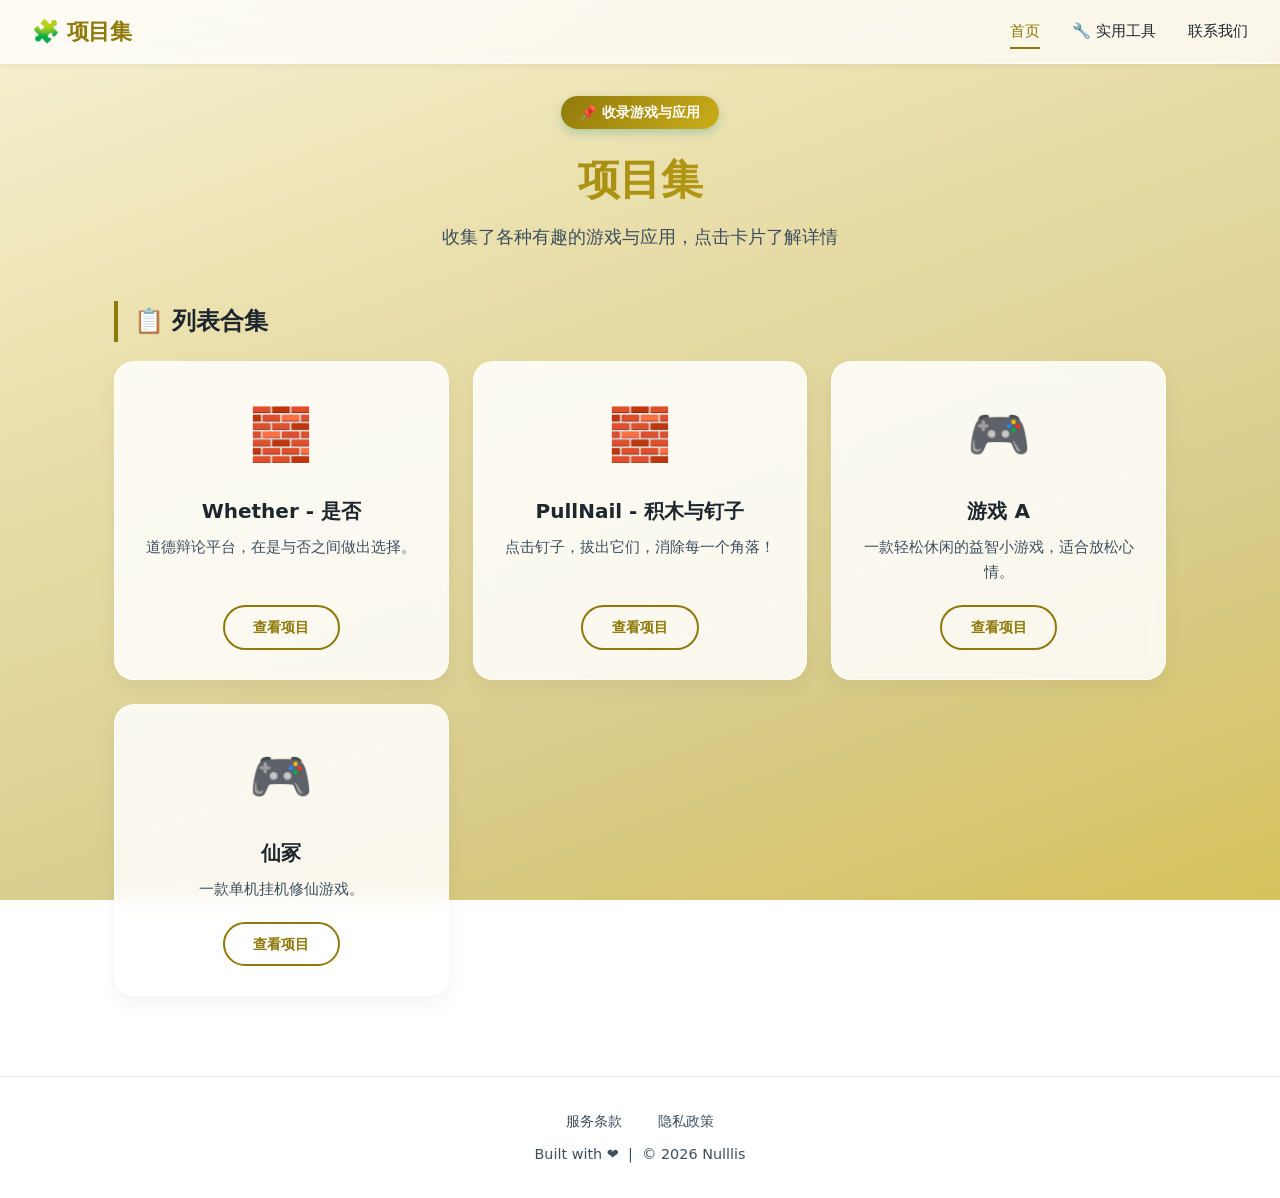
<file: index.html>
<!DOCTYPE html>
<html lang="zh-CN">
<head>
    <meta charset="UTF-8" />
    <meta name="viewport" content="width=device-width, initial-scale=1.0" />
    <title>项目集展示</title>
    <link rel="stylesheet" href="css/style.css" />
</head>
<body>
    <div id="navbar-container"></div>

    <div class="container">
        <header>
            <div class="badge">📌 收录游戏与应用</div>
            <h1>项目集</h1>
            <p class="subtitle">收集了各种有趣的游戏与应用，点击卡片了解详情</p>
        </header>

        <section id="projects">
            <h2>📋 列表合集</h2>
            <div class="grid-3" id="projectGrid"></div>
        </section>
    </div>

    <div id="footer-container"></div>

    <script src="js/common.js"></script>
</body>
</html>
</file>
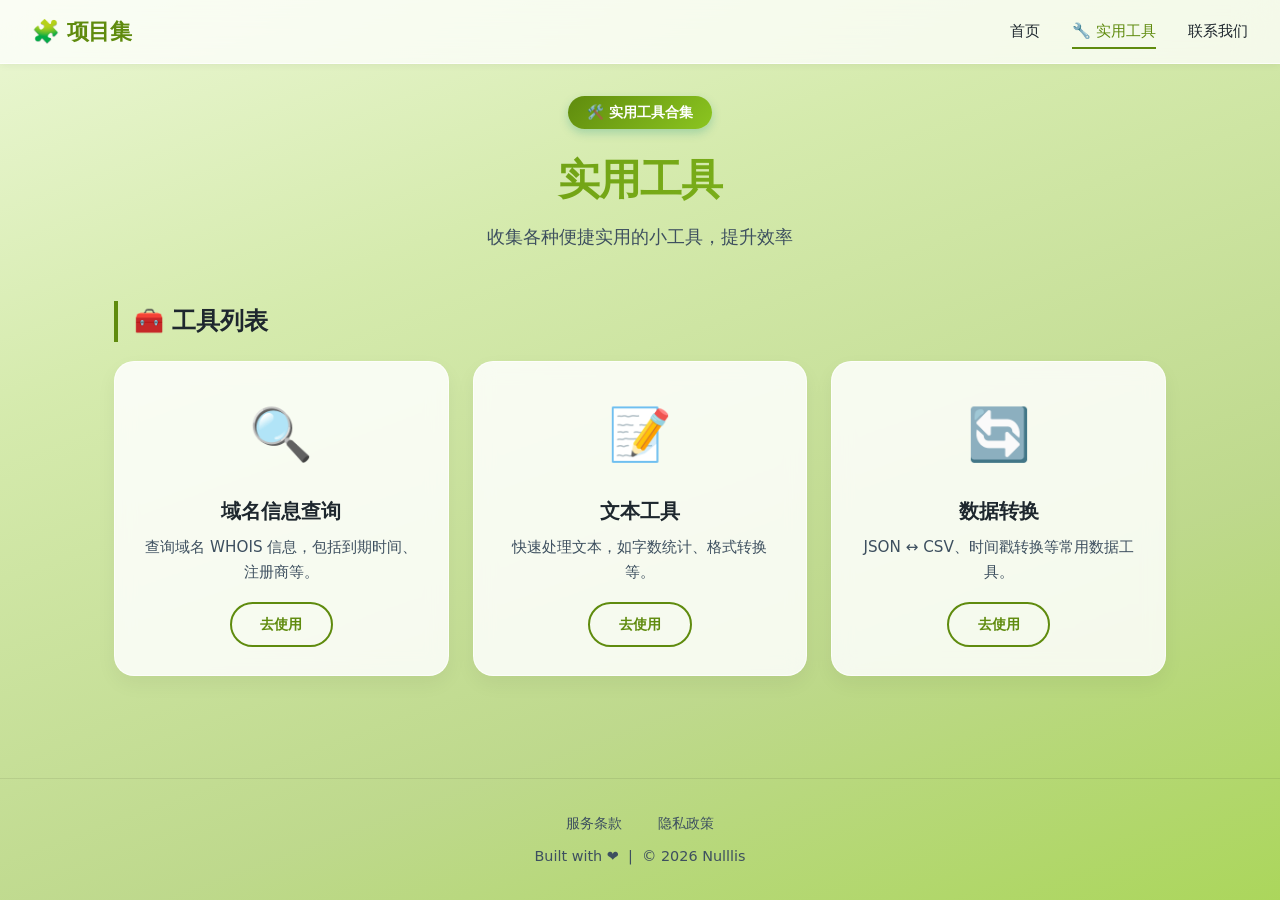
<file: html/tools.html>
<!DOCTYPE html>
<html lang="zh-CN">
<head>
    <meta charset="UTF-8" />
    <meta name="viewport" content="width=device-width, initial-scale=1.0" />
    <title>实用工具</title>
    <link rel="stylesheet" href="../css/style.css" />
</head>
<body>
    <!-- 导航容器（由 common.js 注入） -->
    <div id="navbar-container"></div>

    <div class="container">
        <header>
            <div class="badge">🛠️ 实用工具合集</div>
            <h1>实用工具</h1>
            <p class="subtitle">收集各种便捷实用的小工具，提升效率</p>
        </header>

        <section id="tools">
            <h2>🧰 工具列表</h2>
            <div class="grid-3">
                <!-- 工具卡片1：域名查询 -->
                <div class="card feature-card">
                    <div class="icon-big">🔍</div>
                    <h3>域名信息查询</h3>
                    <p>查询域名 WHOIS 信息，包括到期时间、注册商等。</p>
                    <!-- 修改点：链接改为同目录下的 whois.html，并移除 target="_blank"（在同一窗口打开） -->
                    <a href="whois.html" class="btn btn-outline" style="margin-top: 1rem;">去使用</a>
                </div>

                <!-- 工具卡片2（示例） -->
                <div class="card feature-card">
                    <div class="icon-big">📝</div>
                    <h3>文本工具</h3>
                    <p>快速处理文本，如字数统计、格式转换等。</p>
                    <a href="#" class="btn btn-outline" style="margin-top: 1rem;">去使用</a>
                </div>

                <!-- 工具卡片3（示例） -->
                <div class="card feature-card">
                    <div class="icon-big">🔄</div>
                    <h3>数据转换</h3>
                    <p>JSON ↔ CSV、时间戳转换等常用数据工具。</p>
                    <a href="#" class="btn btn-outline" style="margin-top: 1rem;">去使用</a>
                </div>
            </div>
        </section>
    </div>

    <!-- 页脚容器 -->
    <div id="footer-container"></div>

    <script src="../js/common.js"></script>
</body>
</html>
</file>
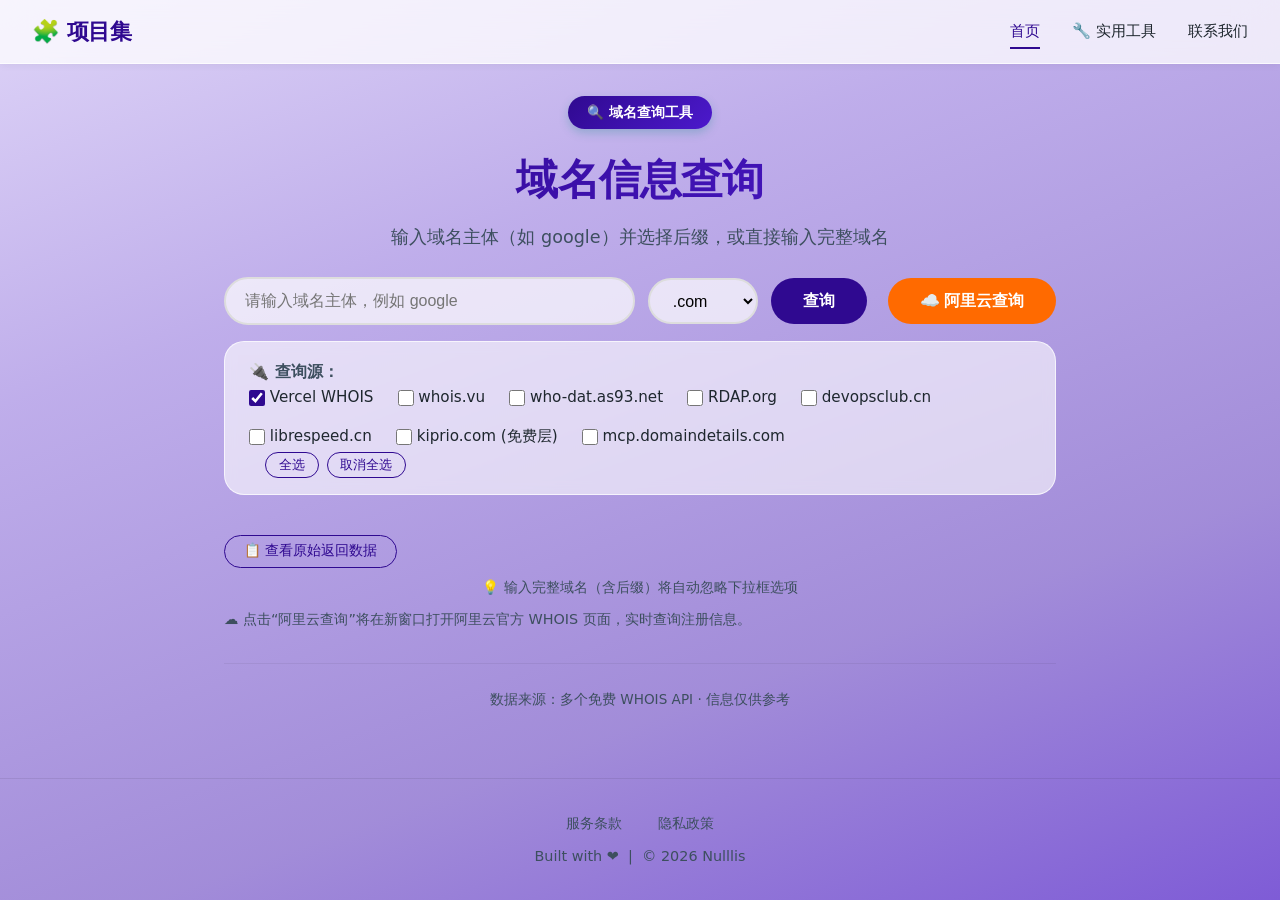
<file: html/whois.html>
<!DOCTYPE html>
<html lang="zh-CN">
<head>
    <meta charset="UTF-8" />
    <meta name="viewport" content="width=device-width, initial-scale=1.0" />
    <title>域名信息查询</title>
    <link rel="stylesheet" href="../css/style.css" />
    <style>
        .container { max-width: 880px; }
        .search-box { display: flex; gap: 0.8rem; flex-wrap: wrap; align-items: center; margin-bottom: 1rem; }
        .search-box input { flex: 1; padding: 0.8rem 1.2rem; border: 2px solid #ddd; border-radius: 50px; font-size: 1rem; outline: none; background: rgba(255,255,255,0.7); min-width: 180px; }
        .search-box input:focus { border-color: var(--accent-dark); }
        .search-box select { padding: 0.7rem 1.2rem; border: 2px solid #ddd; border-radius: 50px; font-size: 1rem; background: rgba(255,255,255,0.7); outline: none; min-width: 100px; cursor: pointer; }
        .search-box select:focus { border-color: var(--accent-dark); }
        .search-box button { padding: 0.8rem 2rem; border: none; border-radius: 50px; background: var(--accent-dark); color: #fff; font-weight: 600; font-size: 1rem; cursor: pointer; transition: background 0.2s; white-space: nowrap; }
        .search-box button:hover { background: #00695c; }
        .search-box .ali-btn { background: #ff6a00; color: #fff; margin-left: 0.5rem; }
        .search-box .ali-btn:hover { background: #e55a00; }

        .source-selector {
            background: rgba(255,255,255,0.6);
            backdrop-filter: blur(6px);
            border-radius: var(--radius);
            padding: 1rem 1.5rem;
            margin-bottom: 1.5rem;
            border: 1px solid var(--card-border);
        }
        .source-selector .title {
            font-weight: 600;
            margin-right: 1rem;
            color: var(--text-muted);
            display: inline-block;
        }
        .source-selector .source-group {
            display: inline-flex;
            flex-wrap: wrap;
            gap: 0.8rem 1.5rem;
            align-items: center;
        }
        .source-selector label {
            display: inline-flex;
            align-items: center;
            gap: 0.3rem;
            cursor: pointer;
            font-size: 0.95rem;
            color: var(--text);
        }
        .source-selector label input[type="checkbox"] {
            width: 16px;
            height: 16px;
            accent-color: var(--accent-dark);
            cursor: pointer;
        }
        .source-selector .actions {
            display: inline-flex;
            gap: 0.5rem;
            margin-left: 1rem;
        }
        .source-selector .actions button {
            background: none;
            border: 1px solid var(--accent-dark);
            border-radius: 20px;
            padding: 0.2rem 0.8rem;
            font-size: 0.8rem;
            color: var(--accent-dark);
            cursor: pointer;
            transition: background 0.2s;
        }
        .source-selector .actions button:hover {
            background: rgba(0,137,123,0.1);
        }
        @media (max-width: 600px) {
            .source-selector .source-group { display: flex; flex-direction: column; align-items: flex-start; gap: 0.3rem; }
            .source-selector .actions { margin-left: 0; margin-top: 0.5rem; }
            .search-box select { flex: 1; min-width: 80px; }
            .search-box .ali-btn { margin-left: 0; margin-top: 0.5rem; width: 100%; }
        }

        .loading { text-align: center; color: var(--text-muted); padding: 1rem; display: none; }
        .loading.active { display: block; }
        .error-msg { background: #ffebee; color: #c62828; padding: 0.8rem 1.2rem; border-radius: 12px; display: none; margin-bottom: 1rem; }
        .error-msg.active { display: block; }
        .result-table { width: 100%; border-collapse: collapse; background: rgba(255,255,255,0.5); border-radius: var(--radius); overflow: hidden; display: none; }
        .result-table.active { display: table; }
        .result-table td { padding: 0.8rem 1.2rem; border-bottom: 1px solid rgba(0,0,0,0.06); }
        .result-table tr:last-child td { border-bottom: none; }
        .result-table .label { font-weight: 600; color: var(--text-muted); width: 30%; }
        .result-table .value { word-break: break-all; }
        .batch-hint { font-size: 0.85rem; color: var(--text-muted); margin-top: 0.5rem; text-align: center; }
        .footer-note { margin-top: 2rem; text-align: center; color: var(--text-muted); font-size: 0.85rem; border-top: 1px solid rgba(0,0,0,0.06); padding-top: 1.5rem; }
        .manual-link { display: inline-block; margin-top: 0.5rem; color: var(--accent-dark); text-decoration: underline; cursor: pointer; }
        .manual-link:hover { color: #004d40; }
        header { margin-bottom: 1.5rem; }
        .raw-data-btn { margin-top: 1rem; background: none; border: 1px solid var(--accent-dark); border-radius: 20px; padding: 0.4rem 1.2rem; color: var(--accent-dark); cursor: pointer; font-size: 0.85rem; }
        .raw-data-btn:hover { background: rgba(0,137,123,0.1); }
        .raw-data-box { display: none; background: #2d3436; color: #dfe6e9; padding: 1rem; border-radius: var(--radius); overflow-x: auto; margin-top: 0.5rem; font-family: monospace; font-size: 0.85rem; max-height: 300px; overflow-y: auto; white-space: pre-wrap; word-break: break-all; }
        .raw-data-box.active { display: block; }
        .ali-notice { margin-top: 0.5rem; font-size: 0.9rem; color: var(--text-muted); }
    </style>
</head>
<body>
    <div id="navbar-container"></div>

    <div class="container">
        <header>
            <div class="badge">🔍 域名查询工具</div>
            <h1>域名信息查询</h1>
            <p class="subtitle">输入域名主体（如 google）并选择后缀，或直接输入完整域名</p>
        </header>

        <div class="search-box">
            <input type="text" id="domainInput" placeholder="请输入域名主体，例如 google" />
            <select id="domainSuffix">
                <option value=".com">.com</option>
                <option value=".cn">.cn</option>
                <option value=".net">.net</option>
                <option value=".org">.org</option>
                <option value=".io">.io</option>
                <option value=".app">.app</option>
                <option value=".xyz">.xyz</option>
                <option value=".info">.info</option>
                <option value=".biz">.biz</option>
                <option value=".co">.co</option>
                <option value=".top">.top</option>
                <option value=".online">.online</option>
            </select>
            <button id="queryBtn">查询</button>
            <!-- 阿里云外部查询按钮 -->
            <button id="aliBtn" class="ali-btn">☁️ 阿里云查询</button>
        </div>

        <!-- 查询源选择器 -->
        <div class="source-selector">
            <span class="title">🔌 查询源：</span>
            <div class="source-group" id="sourceGroup">
                <!-- 由 JS 动态生成 -->
            </div>
            <div class="actions">
                <button id="selectAllBtn">全选</button>
                <button id="deselectAllBtn">取消全选</button>
            </div>
        </div>

        <div class="loading" id="loading">⏳ 正在查询，请稍候...</div>
        <div class="error-msg" id="errorMsg">
            <span id="errorText"></span>
            <br>
            <a href="#" class="manual-link" id="manualWhois">👉 点击这里前往 whois.com 手动查询</a>
        </div>

        <div class="result-area">
            <table class="result-table" id="resultTable">
                <tr><td class="label">域名</td><td class="value" id="rDomain">-</td></tr>
                <tr><td class="label">注册商</td><td class="value" id="rRegistrar">-</td></tr>
                <tr><td class="label">注册日期</td><td class="value" id="rCreated">-</td></tr>
                <tr><td class="label">到期日期</td><td class="value" id="rExpiry">-</td></tr>
                <tr><td class="label">更新时间</td><td class="value" id="rUpdated">-</td></tr>
                <tr><td class="label">状态</td><td class="value" id="rStatus">-</td></tr>
                <tr><td class="label">WHOIS 服务器</td><td class="value" id="rWhois">-</td></tr>
            </table>
            <button class="raw-data-btn" id="rawToggle">📋 查看原始返回数据</button>
            <div class="raw-data-box" id="rawDataBox"></div>
        </div>

        <div class="batch-hint">💡 输入完整域名（含后缀）将自动忽略下拉框选项</div>
        <div class="ali-notice">☁️ 点击“阿里云查询”将在新窗口打开阿里云官方 WHOIS 页面，实时查询注册信息。</div>
        <div class="footer-note">数据来源：多个免费 WHOIS API · 信息仅供参考</div>
    </div>

    <div id="footer-container"></div>

    <script src="../js/common.js"></script>
    <script>
        (function() {
            document.addEventListener('DOMContentLoaded', function() {
                // ===== 定义 API 源列表（所有免费可用源） =====
                const SOURCES = [
                    { id: 'vercel', name: 'Vercel WHOIS', url: 'https://whois-api.vercel.app/api/whois' },
                    { id: 'whoisvu', name: 'whois.vu', url: 'https://api.whois.vu/whois' },
                    { id: 'whodat', name: 'who-dat.as93.net', url: 'https://who-dat.as93.net' },
                    { id: 'rdap', name: 'RDAP.org', url: 'https://rdap.org/domain' },
                    { id: 'devopsclub', name: 'devopsclub.cn', url: 'https://api.devopsclub.cn/api/whoisquery' },
                    { id: 'librespeed', name: 'librespeed.cn', url: 'http://whois.librespeed.cn/api' },
                    { id: 'kiprio', name: 'kiprio.com (免费层)', url: 'https://kiprio.com/v1/whois' },
                    { id: 'mcp', name: 'mcp.domaindetails.com', url: 'https://mcp.domaindetails.com/lookup' }
                ];

                // DOM 元素
                const input = document.getElementById('domainInput');
                const suffixSelect = document.getElementById('domainSuffix');
                const btn = document.getElementById('queryBtn');
                const aliBtn = document.getElementById('aliBtn');
                const loading = document.getElementById('loading');
                const errorMsg = document.getElementById('errorMsg');
                const errorText = document.getElementById('errorText');
                const manualLink = document.getElementById('manualWhois');
                const table = document.getElementById('resultTable');
                const rawToggle = document.getElementById('rawToggle');
                const rawBox = document.getElementById('rawDataBox');
                const sourceGroup = document.getElementById('sourceGroup');
                const selectAllBtn = document.getElementById('selectAllBtn');
                const deselectAllBtn = document.getElementById('deselectAllBtn');

                const rDomain = document.getElementById('rDomain');
                const rRegistrar = document.getElementById('rRegistrar');
                const rCreated = document.getElementById('rCreated');
                const rExpiry = document.getElementById('rExpiry');
                const rUpdated = document.getElementById('rUpdated');
                const rStatus = document.getElementById('rStatus');
                const rWhois = document.getElementById('rWhois');

                // ===== 渲染源复选框 =====
                function renderSourceCheckboxes() {
                    let html = '';
                    SOURCES.forEach((src) => {
                        html += `
                            <label>
                                <input type="checkbox" value="${src.id}" data-url="${src.url}" ${src.id === 'vercel' ? 'checked' : ''} />
                                ${src.name}
                            </label>
                        `;
                    });
                    sourceGroup.innerHTML = html;
                }
                renderSourceCheckboxes();

                // ===== 全选 / 取消全选 =====
                selectAllBtn.addEventListener('click', function() {
                    const checkboxes = sourceGroup.querySelectorAll('input[type="checkbox"]');
                    checkboxes.forEach(cb => cb.checked = true);
                });
                deselectAllBtn.addEventListener('click', function() {
                    const checkboxes = sourceGroup.querySelectorAll('input[type="checkbox"]');
                    checkboxes.forEach(cb => cb.checked = false);
                });

                // ===== 获取选中的源 URL 列表（按页面顺序） =====
                function getSelectedSources() {
                    const checkboxes = sourceGroup.querySelectorAll('input[type="checkbox"]');
                    const selected = [];
                    checkboxes.forEach(cb => {
                        if (cb.checked) {
                            const url = cb.dataset.url;
                            const id = cb.value;
                            selected.push({ id, url });
                        }
                    });
                    return selected;
                }

                // ===== 构建特定 API 的完整 URL =====
                function buildApiUrl(baseUrl, domain) {
                    // 根据不同的源，构建不同的 URL 格式
                    const id = baseUrl.id;
                    const url = baseUrl.url;
                    if (id === 'whodat') {
                        return `${url}/${domain}`;
                    } else if (id === 'rdap') {
                        return `${url}/${domain}`;
                    } else if (id === 'devopsclub') {
                        return `${url}?domain=${domain}`;
                    } else if (id === 'librespeed') {
                        return `${url}?domain=${domain}`;
                    } else if (id === 'kiprio') {
                        return `${url}?domain=${domain}`;
                    } else if (id === 'mcp') {
                        return `${url}/${domain}`; // 可能路径为 /lookup/{domain}，但原 URL 是 /lookup
                        // 我们已经在 base 中包含了 /lookup，所以直接拼接 domain
                    } else {
                        // 默认 ?domain=
                        return `${url}?domain=${domain}`;
                    }
                }

                // ===== 核心查询函数 =====
                let lastRawData = null;

                async function queryWhois(domain) {
                    let raw = domain.trim().toLowerCase();
                    let fullDomain;
                    if (raw.includes('.')) {
                        fullDomain = raw;
                    } else {
                        fullDomain = raw + suffixSelect.value;
                    }
                    fullDomain = fullDomain.replace(/^https?:\/\//, '').replace(/^www\./, '');
                    if (!fullDomain || fullDomain === '.') {
                        showError('请输入有效的域名');
                        return;
                    }

                    const selectedSources = getSelectedSources();
                    if (selectedSources.length === 0) {
                        showError('请至少选择一个查询源');
                        return;
                    }

                    loading.classList.add('active');
                    table.classList.remove('active');
                    rawBox.classList.remove('active');
                    rawBox.textContent = '';
                    errorMsg.classList.remove('active');

                    let lastError = null;
                    for (const src of selectedSources) {
                        try {
                            const apiUrl = buildApiUrl(src, fullDomain);
                            const controller = new AbortController();
                            const timeoutId = setTimeout(() => controller.abort(), 15000);
                            const response = await fetch(apiUrl, { signal: controller.signal });
                            clearTimeout(timeoutId);

                            if (!response.ok) throw new Error(`HTTP ${response.status}`);
                            const data = await response.json();
                            if (data.error || data.status === 'error') {
                                throw new Error(data.error || data.message || '查询失败');
                            }
                            // 保存原始数据
                            lastRawData = data;
                            // 提取信息
                            const whoisData = data.whois || data;
                            const domainName = whoisData.domain_name || whoisData.domain || fullDomain;
                            const registrar = whoisData.registrar || whoisData.registrar_name || whoisData.registrant || '-';
                            const creationDate = whoisData.creation_date || whoisData.created || whoisData.registration_date || '-';
                            const expiryDate = whoisData.expiration_date || whoisData.expiry || whoisData.registrar_registration_expiration_date || '-';
                            const updatedDate = whoisData.updated_date || whoisData.updated || whoisData.changed || '-';
                            const status = Array.isArray(whoisData.status) ? whoisData.status.join(', ') : (whoisData.status || whoisData.domain_status || '-');
                            const whoisServer = whoisData.whois_server || whoisData.whois || '-';

                            rDomain.textContent = domainName;
                            rRegistrar.textContent = registrar;
                            rCreated.textContent = formatDate(creationDate);
                            rExpiry.textContent = formatDate(expiryDate);
                            rUpdated.textContent = formatDate(updatedDate);
                            rStatus.textContent = status;
                            rWhois.textContent = whoisServer;

                            table.classList.add('active');
                            loading.classList.remove('active');
                            return; // 成功，退出
                        } catch (err) {
                            lastError = err;
                            continue; // 尝试下一个源
                        }
                    }

                    // 所有选中的源均失败
                    loading.classList.remove('active');
                    const msg = lastError ? lastError.message : '未知错误';
                    showError(`所有选中源均查询失败：${msg}，请稍后重试或手动查询。`);
                    manualLink.href = `https://www.whois.com/whois/${encodeURIComponent(fullDomain)}`;
                    manualLink.style.display = 'inline-block';
                }

                function formatDate(value) {
                    if (!value || value === '-') return '-';
                    let date = new Date(value);
                    if (isNaN(date.getTime())) {
                        const parts = value.split(/[-\s/]+/);
                        if (parts.length === 3) {
                            const months = {jan:0,feb:1,mar:2,apr:3,may:4,jun:5,jul:6,aug:7,sep:8,oct:9,nov:10,dec:11};
                            if (months[parts[1].toLowerCase()] !== undefined) {
                                date = new Date(parseInt(parts[2]), months[parts[1].toLowerCase()], parseInt(parts[0]));
                            } else {
                                date = new Date(value);
                            }
                        } else {
                            date = new Date(value);
                        }
                    }
                    if (isNaN(date.getTime())) return value;
                    return date.toLocaleDateString('zh-CN', { year:'numeric', month:'2-digit', day:'2-digit' });
                }

                function showError(msg) {
                    errorText.textContent = msg;
                    errorMsg.classList.add('active');
                }

                // ===== 事件绑定 =====
                btn.addEventListener('click', () => queryWhois(input.value));
                input.addEventListener('keydown', (e) => { if (e.key === 'Enter') btn.click(); });

                // 阿里云查询按钮 - 在新窗口打开阿里云 WHOIS 页面
                aliBtn.addEventListener('click', function() {
                    let domain = input.value.trim();
                    if (!domain) {
                        alert('请先输入要查询的域名');
                        return;
                    }
                    // 如果输入不包含后缀，自动添加选中的后缀
                    if (!domain.includes('.')) {
                        domain += suffixSelect.value;
                    }
                    // 移除协议前缀
                    domain = domain.replace(/^https?:\/\//, '').replace(/^www\./, '');
                    const aliUrl = `https://wanwang.aliyun.com/domain/whois?domain=${encodeURIComponent(domain)}`;
                    window.open(aliUrl, '_blank');
                });

                manualLink.style.display = 'none';

                // 显示原始数据
                rawToggle.addEventListener('click', function() {
                    if (rawBox.classList.contains('active')) {
                        rawBox.classList.remove('active');
                        return;
                    }
                    if (lastRawData) {
                        rawBox.textContent = JSON.stringify(lastRawData, null, 2);
                        rawBox.classList.add('active');
                    } else {
                        rawBox.textContent = '暂无数据，请先查询一个域名。';
                        rawBox.classList.add('active');
                    }
                });
            });
        })();
    </script>
</body>
</html>
</file>
<file: css/style.css>
:root {
    --nav-height: 64px;
    --accent: #26a69a;
    --accent-dark: #00897b;
    --text: #1e272e;
    --text-muted: #3d4f5f;
    --card-bg: rgba(255, 255, 255, 0.85);
    --card-border: rgba(255, 255, 255, 0.7);
    --shadow-sm: 0 8px 20px rgba(0,0,0,0.05);
    --shadow-md: 0 12px 28px rgba(0,0,0,0.08);
    --radius: 20px;
    --transition: 0.2s ease;

    --gradient-from: #e0f2f1;
    --gradient-mid1: #b2dfdb;
    --gradient-mid2: #80cbc4;
    --gradient-to: #4db6ac;
}

* {
    margin: 0;
    padding: 0;
    box-sizing: border-box;
}

html, body {
    height: 100%;
}

body {
    font-family: 'Inter', 'Segoe UI', 'PingFang SC', 'Microsoft YaHei', system-ui, sans-serif;
    background: linear-gradient(160deg, var(--gradient-from) 0%, var(--gradient-mid1) 30%, var(--gradient-mid2) 70%, var(--gradient-to) 100%);
    background-attachment: fixed;
    color: var(--text);
    line-height: 1.7;
    display: flex;
    flex-direction: column;
    -webkit-font-smoothing: antialiased;
    overflow-x: hidden;
}

.navbar {
    position: fixed;
    top: 0;
    left: 0;
    width: 100%;
    height: var(--nav-height);
    background: rgba(255, 255, 255, 0.75);
    backdrop-filter: blur(20px);
    -webkit-backdrop-filter: blur(20px);
    box-shadow: 0 1px 8px rgba(0,0,0,0.06);
    display: flex;
    align-items: center;
    justify-content: space-between;
    padding: 0 2rem;
    z-index: 1000;
    border-bottom: 1px solid rgba(255,255,255,0.7);
}

.nav-logo {
    font-size: 1.4rem;
    font-weight: 700;
    color: var(--accent-dark);
    text-decoration: none;
    letter-spacing: -0.5px;
}

.nav-links {
    display: flex;
    gap: 2rem;
    list-style: none;
    align-items: center;
}

.nav-links a {
    text-decoration: none;
    color: var(--text);
    font-weight: 500;
    font-size: 0.95rem;
    padding: 0.4rem 0;
    border-bottom: 2px solid transparent;
    transition: color 0.2s, border-color 0.2s;
}

.nav-links a:hover {
    color: var(--accent-dark);
    border-bottom-color: var(--accent-dark);
}

.nav-links a.active {
    color: var(--accent-dark);
    border-bottom-color: var(--accent-dark);
}

.nav-toggle {
    display: none;
    background: none;
    border: none;
    font-size: 1.8rem;
    cursor: pointer;
    color: var(--text);
}

@media (max-width: 768px) {
    .nav-links {
        display: none;
        position: absolute;
        top: var(--nav-height);
        left: 0;
        width: 100%;
        flex-direction: column;
        background: rgba(255,255,255,0.9);
        backdrop-filter: blur(20px);
        padding: 1rem 2rem;
        box-shadow: 0 8px 20px rgba(0,0,0,0.08);
        gap: 1rem;
        align-items: flex-start;
    }

    .nav-links.active { display: flex; }
    .nav-toggle { display: block; }
}

.container {
    flex: 1 0 auto;
    max-width: 1100px;
    width: 100%;
    margin: 0 auto;
    padding: calc(var(--nav-height) + 2rem) 1.5rem 2rem;
}

header {
    text-align: center;
    margin-bottom: 3rem;
}

header .badge {
    display: inline-block;
    background: linear-gradient(135deg, var(--accent-dark), var(--accent));
    color: #fff;
    padding: 0.3rem 1.2rem;
    border-radius: 30px;
    font-size: 0.85rem;
    font-weight: 600;
    margin-bottom: 1rem;
    box-shadow: 0 4px 10px rgba(0, 137, 123, 0.25);
}

header h1 {
    font-size: 2.6rem;
    font-weight: 800;
    background: linear-gradient(135deg, var(--accent-dark), var(--accent));
    -webkit-background-clip: text;
    -webkit-text-fill-color: transparent;
    background-clip: text;
    letter-spacing: -0.8px;
    margin-bottom: 0.5rem;
}

header .subtitle {
    color: var(--text-muted);
    font-size: 1.1rem;
    font-weight: 400;
}

section {
    margin-bottom: 3rem;
}

h2 {
    font-size: 1.5rem;
    font-weight: 700;
    margin-bottom: 1.2rem;
    color: var(--text);
    border-left: 4px solid var(--accent-dark);
    padding-left: 1rem;
}

.grid-3 {
    display: grid;
    gap: 1.5rem;
    grid-template-columns: repeat(auto-fit, minmax(260px, 1fr));
}

.card {
    background: var(--card-bg);
    backdrop-filter: blur(10px);
    -webkit-backdrop-filter: blur(10px);
    border-radius: var(--radius);
    padding: 1.8rem 1.5rem;
    box-shadow: var(--shadow-sm);
    border: 1px solid var(--card-border);
    transition: transform var(--transition), box-shadow var(--transition);
    display: flex;
    flex-direction: column;
    align-items: center;
    text-align: center;
}

.card:hover {
    transform: translateY(-6px);
    box-shadow: var(--shadow-md);
}

.card .icon-big {
    font-size: 3.2rem;
    margin-bottom: 0.6rem;
}

.card h3 {
    font-size: 1.25rem;
    font-weight: 600;
    margin: 0.4rem 0;
}

.card p {
    color: var(--text-muted);
    font-size: 0.95rem;
    flex-grow: 1;
}

/* 首页卡片按钮样式 */
.card .btn {
    display: inline-block;
    margin-top: 1.2rem;
    padding: 0.5rem 1.8rem;
    border-radius: 50px;
    font-weight: 600;
    text-decoration: none;
    font-size: 0.9rem;
    transition: all 0.2s ease;
    color: var(--accent-dark);
    border: 2px solid var(--accent-dark);
    background: transparent;
}

.card .btn:hover {
    background: rgba(0, 137, 123, 0.08);
    border-color: #00695c;
    color: #00695c;
    transform: translateY(-2px);
    box-shadow: 0 4px 10px rgba(0, 137, 123, 0.15);
}

.footer {
    flex-shrink: 0;
    width: 100%;
    text-align: center;
    color: var(--text-muted);
    padding: 2rem 0;
    border-top: 1px solid rgba(0,0,0,0.08);
    font-size: 0.9rem;
}

.footer-links {
    margin-bottom: 0.5rem;
}

.footer-links a {
    color: var(--text-muted);
    text-decoration: none;
    margin: 0 1rem;
    font-weight: 500;
}

.footer-links a:hover {
    color: var(--accent-dark);
}

@media (max-width: 640px) {
    header h1 { font-size: 2rem; }
    .container { padding: calc(var(--nav-height) + 2rem) 1rem 2rem; }
}

.empty-tip {
    text-align: center;
    color: var(--text-muted);
    padding: 2rem;
    background: var(--card-bg);
    border-radius: var(--radius);
    border: 1px dashed var(--accent-dark);
}

/* 联系页面联系方式卡片 */
.contact-grid {
    display: grid;
    gap: 1.5rem;
    grid-template-columns: repeat(auto-fit, minmax(240px, 1fr));
    margin-bottom: 2rem;
}

.contact-card {
    background: var(--card-bg);
    backdrop-filter: blur(10px);
    border-radius: var(--radius);
    padding: 2rem 1.5rem;
    box-shadow: var(--shadow-sm);
    border: 1px solid var(--card-border);
    text-align: center;
    transition: transform var(--transition), box-shadow var(--transition);
}

.contact-card:hover {
    transform: translateY(-5px);
    box-shadow: var(--shadow-md);
}

.contact-icon { font-size: 2.5rem; margin-bottom: 0.5rem; }
.contact-card h3 { font-weight: 600; margin-bottom: 0.5rem; }
.contact-card p { color: var(--text-muted); font-size: 0.95rem; word-break: break-all; }

/* ===== 图片画廊（多图展示） ===== */
.image-gallery {
    display: flex;
    flex-wrap: wrap;
    justify-content: center;
    gap: 1.5rem;
    margin: 0 auto 2rem;
}

.image-item {
    background: var(--card-bg);
    backdrop-filter: blur(10px);
    border-radius: var(--radius);
    padding: 1.5rem;
    box-shadow: var(--shadow-sm);
    border: 1px solid var(--card-border);
    text-align: center;
    width: 180px;
    transition: transform var(--transition), box-shadow var(--transition);
}

.image-item:hover {
    transform: translateY(-5px);
    box-shadow: var(--shadow-md);
}

.gallery-image {
    width: 100%;
    height: auto;
    border-radius: 8px;
    cursor: zoom-in;
}

.image-item p {
    margin-top: 0.5rem;
    font-size: 0.85rem;
    color: var(--text-muted);
    word-break: break-word;
}

/* ===== 图片放大覆盖层 ===== */
.image-overlay {
    position: fixed;
    top: 0;
    left: 0;
    width: 100%;
    height: 100%;
    background: rgba(0, 0, 0, 0.85);
    z-index: 2000;
    display: flex;
    justify-content: center;
    align-items: center;
    cursor: zoom-out;
}

.image-overlay img {
    max-width: 90%;
    max-height: 90%;
    border-radius: 12px;
    box-shadow: 0 0 30px rgba(0,0,0,0.6);
}

.overlay-close {
    position: absolute;
    top: 20px;
    right: 30px;
    background: none;
    border: none;
    color: #fff;
    font-size: 2rem;
    cursor: pointer;
    line-height: 1;
    transition: color 0.2s;
}

.overlay-close:hover {
    color: #ccc;
}
</file>
